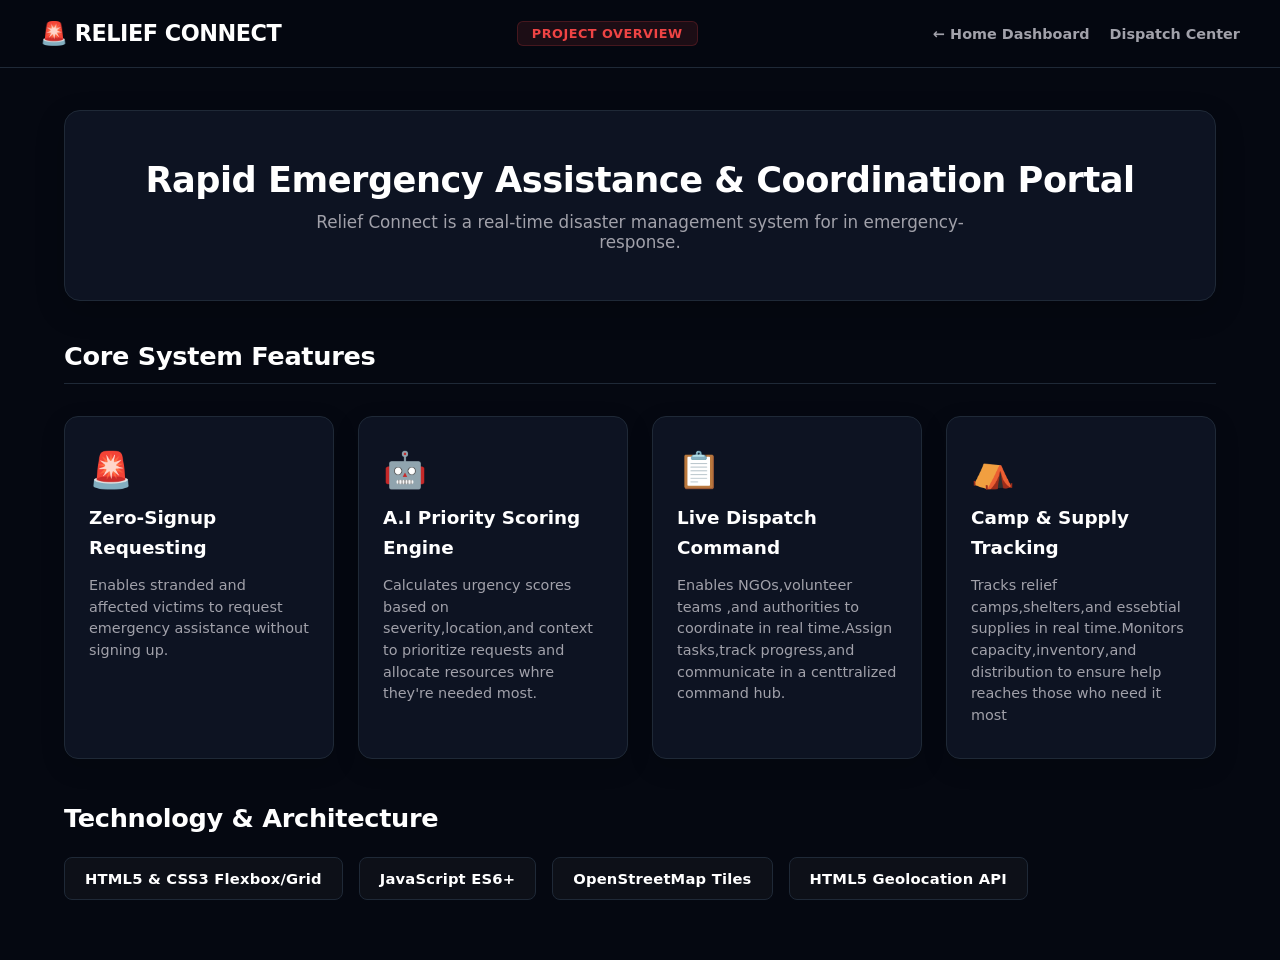
<file: disaster management project/About/about.html>
<!DOCTYPE html>
<html lang="en">
<head>
    <meta charset="UTF-8">
    <meta name="viewport" content="width=device-width, initial-scale=1.0">
    <title>Document</title>
    <link rel="stylesheet" href="about.css">
</head>
<body>
    <script>
  // Runs immediately when sub-page loads to apply saved theme
  document.addEventListener('DOMContentLoaded', () => {
    const savedTheme = localStorage.getItem('theme');
    if (savedTheme === 'light') {
      document.body.classList.add('light-theme');
      
      // If the sub-page has a theme toggle button in its navbar, update its text
      const themeBtn = document.getElementById('themeToggleBtn');
      if (themeBtn) {
        themeBtn.innerHTML = '🌙 Dark';
      }
    }
  });

  // Allows toggling theme from sub-pages if they have a theme button
  function toggleTheme() {
    const body = document.body;
    body.classList.toggle('light-theme');
    const isLight = body.classList.contains('light-theme');
    localStorage.setItem('theme', isLight ? 'light' : 'dark');
    
    const themeBtn = document.getElementById('themeToggleBtn');
    if (themeBtn) {
      themeBtn.innerHTML = isLight ? '🌙 Dark' : '☀️ Light';
    }
  }
</script>


    <div class="main">
        <div class="navbar">
            <div class="left">
                <h2>🚨 RELIEF CONNECT</h2>
            </div>
                <div class="prj">
                    <h3>PROJECT OVERVIEW</h3>
                </div>
            <div class="right">
               <a href="../home page/index.html" class="nav-link">← Home Dashboard</a>
               <a href="../dispatch board/dispatch.html" class="nav-link">Dispatch Center</a>
            </div>
        </div>
        <div class="header">
            <div class="div1">
                <h2>Rapid Emergency Assistance & Coordination Portal</h2>
                <p>Relief Connect is a real-time disaster management system for in emergency-response.</p>
            </div>
        </div>
        <div class="ftr">
        <div class="features">
            <h2>Core System Features</h2>
            <div class="line"></div>
            <div class="cards">
                <div class="card">
                    <h1>🚨</h1>
                    <h3>Zero-Signup</h3>
                    <h3>Requesting</h3>
                    <p>
                        Enables stranded and affected victims to request emergency assistance without signing up.
                    </p>
                </div>
                <div class="card">
                    <h1>🤖</h1>
                    <h3>A.I Priority Scoring</h3>
                    <h3>Engine</h3>
                    <p>Calculates urgency scores based on severity,location,and context to prioritize requests and allocate resources whre they're needed most.</p>
                </div>
                <div class="card">
                    <h1>📋</h1>
                    <h3>Live Dispatch</h3>
                    <h3>Command</h3>
                    <p>Enables NGOs,volunteer teams ,and authorities to coordinate in real time.Assign tasks,track progress,and communicate in a centtralized command hub.</p>
                </div>
                <div class="card">
                    <h1>⛺</h1>
                    <h3>Camp & Supply</h3>
                    <h3>Tracking</h3>
                    <p>Tracks relief camps,shelters,and essebtial supplies in real time.Monitors capacity,inventory,and distribution to ensure help reaches those who need it most</p>
                </div>
            </div>
            <h2>Technology & Architecture</h2>
            <div class="boxes">
                <div class="box">HTML5 & CSS3 Flexbox/Grid</div>
                <div class="box"> JavaScript ES6+</div>
                <div class="box">OpenStreetMap Tiles</div>
                <div class="box">HTML5 Geolocation API </div>
            </div>
            </div>
        </div>
    </div>
</body>
</html>
</file>
<file: disaster management project/About/about.css>
/* ==========================================
   RELIEF CONNECT - ABOUT / PROJECT OVERVIEW
   ========================================== */

/* --- 1. Design System Tokens (Variables) --- */
:root {
  --bg-dark: #050811;          /* Deep Obsidian Background */
  --bg-card: #0d1322;          /* Slate Dark Card Background */
  --bg-navbar: rgba(5, 8, 17, 0.85);
  --text-primary: #ffffff;
  --text-muted: #a1a1aa;       /* Clean silver gray */
  --accent-red: #ef4444;       /* Emergency Crimson Red */
  --accent-red-hover: #dc2626;
  --border-color: #1f2937;     /* Clean dark border */
  --bg-pill: rgba(255, 255, 255, 0.03);
}

/* --- 2. Light Mode Override Tokens --- */
body.light-theme {
  --bg-dark: #f8fafc;
  --bg-card: #ffffff;
  --bg-navbar: rgba(248, 250, 252, 0.85);
  --text-primary: #090d16;
  --text-muted: #475569;
  --border-color: #e2e8f0;
  --bg-pill: #f1f5f9;
}

/* --- 3. Base Configurations --- */
* {
  box-sizing: border-box;
  margin: 0;
  padding: 0;
}

body {
  background-color: var(--bg-dark);
  color: var(--text-primary);
  font-family: 'Segoe UI', system-ui, -apple-system, sans-serif;
  min-height: 100vh;
  transition: background-color 0.3s ease, color 0.3s ease;
}

.main {
  width: 100%;
  display: flex;
  flex-direction: column;
  align-items: center;
}

/* --- 4. Navigation Header --- */
.navbar {
  display: flex;
  justify-content: space-between;
  align-items: center;
  padding: 20px 40px;
  background-color: var(--bg-navbar);
  backdrop-filter: blur(12px);
  position: fixed;
  top: 0;
  left: 0;
  width: 100%;
  z-index: 100;
  border-bottom: 1px solid var(--border-color);
}

.navbar .left h2 {
  font-size: 1.4rem;
  font-weight: 800;
  letter-spacing: -0.5px;
}

.prj h3 {
  background-color: rgba(239, 68, 68, 0.1);
  border: 1px solid rgba(239, 68, 68, 0.2);
  color: var(--accent-red);
  padding: 4px 14px;
  border-radius: 6px;
  font-size: 0.8rem;
  font-weight: 700;
  letter-spacing: 0.5px;
}

.navbar .right {
  display: flex;
  gap: 20px;
}

.nav-link {
  color: var(--text-muted);
  text-decoration: none;
  font-size: 0.9rem;
  font-weight: 600;
  transition: color 0.2s ease;
}

.nav-link:hover {
  color: var(--text-primary);
}

/* --- 5. Hero Banner Section --- */
.header {
  margin-top: 110px;
  width: 100%;
  max-width: 1200px;
  padding: 0 24px;
  text-align: center;
}

.div1 {
  background-color: var(--bg-card);
  border: 1px solid var(--border-color);
  padding: 48px 32px;
  border-radius: 16px;
  box-shadow: 0 10px 30px rgba(0, 0, 0, 0.2);
  transition: background-color 0.3s ease, border-color 0.3s ease;
}

body.light-theme .div1 {
  box-shadow: 0 4px 16px rgba(0, 0, 0, 0.03);
}

.div1 h2 {
  font-size: 2.2rem;
  font-weight: 800;
  margin-bottom: 12px;
  letter-spacing: -0.5px;
}

.div1 p {
  font-size: 1.05rem;
  color: var(--text-muted);
  max-width: 700px;
  margin: 0 auto;
}

/* --- 6. Features & Architecture Body Section --- */
.ftr {
  width: 100%;
  max-width: 1200px;
  padding: 40px 24px 60px 24px;
}

.features {
  display: flex;
  flex-direction: column;
  gap: 24px;
}

.features h2 {
  font-size: 1.6rem;
  font-weight: 800;
  letter-spacing: -0.3px;
}

.line {
  height: 1px;
  background-color: var(--border-color);
  width: 100%;
  margin-top: -12px;
  margin-bottom: 8px;
}

/* Feature Cards Grid */
.cards {
  display: grid;
  grid-template-columns: repeat(auto-fit, minmax(250px, 1fr));
  gap: 24px;
  margin-bottom: 20px;
}

.card {
  background-color: var(--bg-card);
  border: 1px solid var(--border-color);
  padding: 32px 24px;
  border-radius: 14px;
  display: flex;
  flex-direction: column;
  gap: 8px;
  box-shadow: 0 8px 24px rgba(0, 0, 0, 0.15);
  transition: transform 0.25s ease, background-color 0.3s ease, border-color 0.3s ease;
}

.card:hover {
  transform: translateY(-4px);
  border-color: rgba(239, 68, 68, 0.4);
}

body.light-theme .card {
  box-shadow: 0 4px 12px rgba(0, 0, 0, 0.03);
}

.card h1 {
  font-size: 2.2rem;
  margin-bottom: 8px;
}

.card h3 {
  font-size: 1.15rem;
  font-weight: 700;
  line-height: 1.2;
}

.card p {
  font-size: 0.9rem;
  color: var(--text-muted);
  line-height: 1.5;
  margin-top: 8px;
}

/* --- 7. Technology Tech Stack Pills --- */
.boxes {
  display: flex;
  flex-wrap: wrap;
  gap: 16px;
}

.box {
  background-color: var(--bg-pill);
  border: 1px solid var(--border-color);
  color: var(--text-primary);
  padding: 12px 20px;
  border-radius: 8px;
  font-size: 0.92rem;
  font-weight: 600;
  letter-spacing: 0.2px;
  transition: all 0.2s ease;
}

.box:hover {
  border-color: var(--accent-red);
}
@media (max-width: 1024px) {
  /* Map Dual-Panel: Transition to Single Stack */
  .map-layout-container {
    grid-template-columns: 1fr;
    height: auto;
    overflow-y: auto;
    padding: 16px;
    gap: 16px;
  }

  body.map-body {
    overflow-y: auto;
    height: auto;
  }

  .map-canvas-container {
    height: 420px;
    min-height: 420px;
    order: -1; /* Puts the map on top for mobile users */
  }

  .main-workspace {
    height: auto;
    overflow: visible;
  }

  .workspace-scroll-area {
    overflow: visible;
  }

  /* Stats Grid */
  .stats-row {
    grid-template-columns: repeat(2, 1fr);
  }
}

/* --- MOBILE DEVICES (<= 768px) --- */
@media (max-width: 768px) {
  /* 1. Global Navigation */
  .navbar-inner {
    padding: 12px 16px;
    flex-wrap: wrap;
    gap: 12px;
  }

  .nav-links {
    order: 3;
    width: 100%;
    justify-content: flex-start;
    gap: 14px;
    overflow-x: auto;
    padding-bottom: 4px;
    -webkit-overflow-scrolling: touch;
  }

  .nav-links a {
    font-size: 0.84rem;
    white-space: nowrap;
  }

  .nav-actions {
    order: 2;
  }

  .btn {
    padding: 6px 12px;
    font-size: 0.82rem;
  }

  /* 2. Containers & Spacing */
  .dispatch-container,
  .requests-container,
  .form-page-container,
  .section {
    padding: 20px 14px;
  }

  /* 3. Hero & Headings */
  .form-header h1,
  .page-intro h1 {
    font-size: 1.5rem;
  }

  .stats-row {
    grid-template-columns: 1fr;
    gap: 12px;
  }

  .stat-card {
    padding: 14px 16px;
  }

  .stat-value {
    font-size: 1.8rem;
  }

  /* 4. Controls & Search Bars */
  .controls-bar,
  .toolbar {
    flex-direction: column;
    align-items: stretch;
    gap: 10px;
    padding: 12px;
  }

  .filter-group {
    flex-direction: column;
    width: 100%;
  }

  .search-box {
    min-width: 100%;
  }

  /* 5. Dispatch Table Responsive Scroll */
  .table-card {
    overflow-x: auto;
    -webkit-overflow-scrolling: touch;
  }

  .dispatch-table {
    min-width: 680px; /* Enables horizontal swipe without breaking layout */
  }

  .dispatch-table th,
  .dispatch-table td {
    padding: 12px 14px;
    font-size: 0.84rem;
  }

  /* 6. Camps & NGO Inventory Grids */
  .grid-2,
  .grid-3,
  .cluster-grid,
  .supply-grid,
  .form-grid-2,
  .form-grid-4,
  .skills-grid {
    grid-template-columns: 1fr !important;
    gap: 12px;
  }

  .form-card {
    padding: 24px 16px;
  }

  /* 7. Survivor Request Card & Roadmap */
  .request-card,
  .active-request-card {
    padding: 20px 16px;
  }

  .request-summary {
    grid-template-columns: 1fr;
    padding: 12px 14px;
  }

  .roadmap-timeline {
    grid-template-columns: 1fr;
    gap: 20px;
    padding-left: 8px;
  }

  .step {
    flex-direction: row;
    align-items: flex-start;
    gap: 14px;
  }

  .step-icon {
    flex-shrink: 0;
  }

  /* 8. Action Buttons Stacking */
  .card-footer,
  .camp-actions,
  .action-buttons {
    flex-direction: column;
    align-items: stretch;
    gap: 8px;
  }

  .btn-action,
  .camp-actions .btn {
    width: 100%;
    text-align: center;
  }
}
</file>
